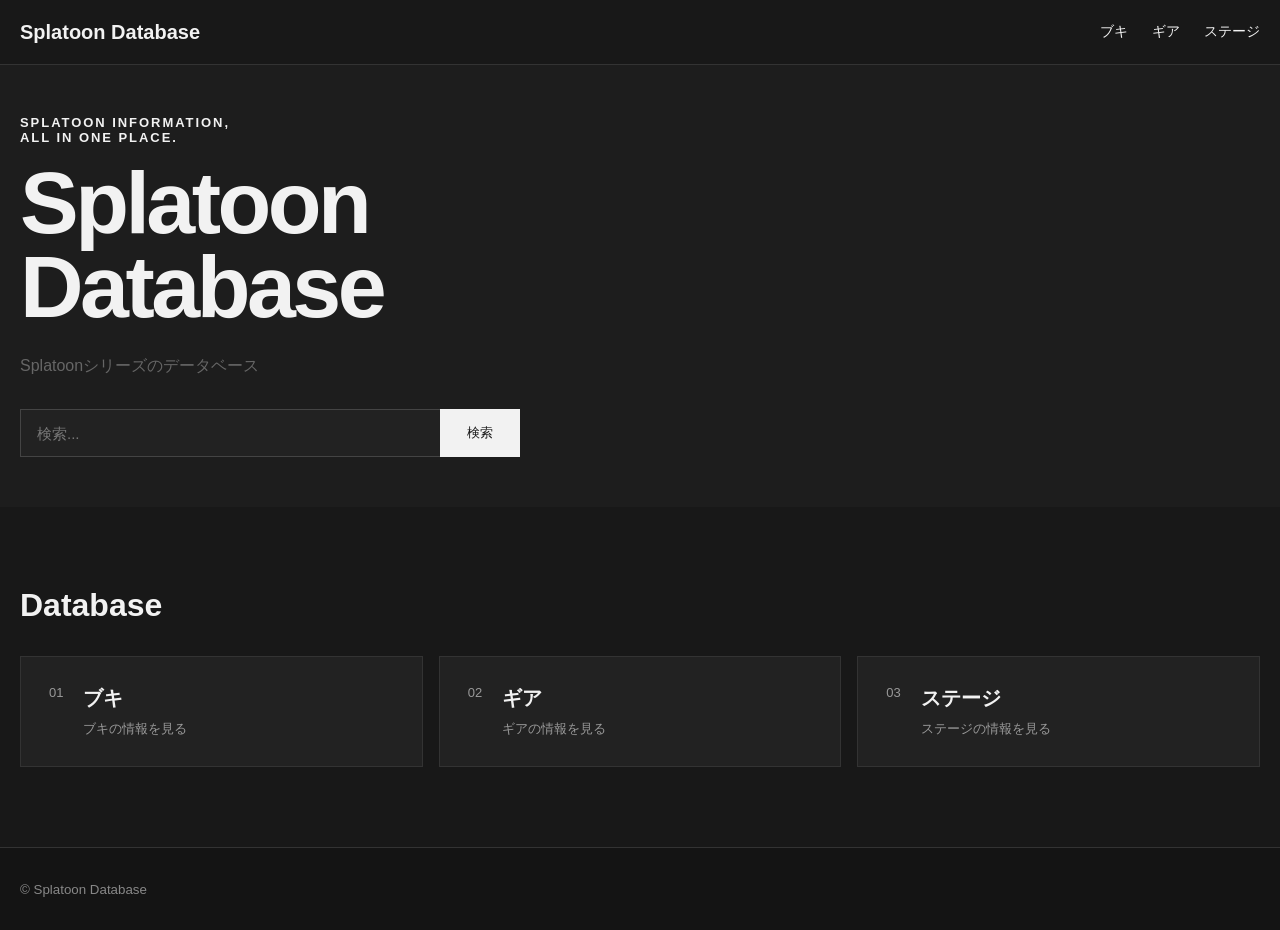
<file: index.html>
<!doctype html>
<html lang="ja">
  <head>
    <meta charset="UTF-8" />
    <meta name="viewport" content="width=device-width, initial-scale=1.0" />

    <title>Splatoon Database</title>

    <link rel="stylesheet" href="resource/css/base.css" />
  </head>

  <body>
    <header class="header">
      <div class="container">
        <a href="index.html" class="logo"> Splatoon Database </a>

        <nav class="nav">
          <a href="resource/pages/weapons.html">ブキ</a>
          <a href="#">ギア</a>
          <a href="#">ステージ</a>
        </nav>
      </div>
    </header>

    <main>
      <section class="hero">
        <div class="container">
          <p class="hero-subtitle">SPLATOON INFORMATION,<br />ALL IN ONE PLACE.</p>

          <h1>
            Splatoon<br />
            Database
          </h1>

          <p class="hero-description">Splatoonシリーズのデータベース</p>

          <div class="search">
            <input type="search" placeholder="検索..." />
            <button type="button">検索</button>
          </div>
        </div>
      </section>

      <section class="categories">
        <div class="container">
          <h2>Database</h2>

          <div class="category-list">
            <a href="resource/pages/weapons.html" class="category">
              <span>01</span>
              <div>
                <h3>ブキ</h3>
                <p>ブキの情報を見る</p>
              </div>
            </a>

            <a href="#" class="category">
              <span>02</span>
              <div>
                <h3>ギア</h3>
                <p>ギアの情報を見る</p>
              </div>
            </a>

            <a href="#" class="category">
              <span>03</span>
              <div>
                <h3>ステージ</h3>
                <p>ステージの情報を見る</p>
              </div>
            </a>
          </div>
        </div>
      </section>
    </main>

    <footer class="footer">
      <div class="container">
        <small> © Splatoon Database </small>
      </div>
    </footer>
  </body>
</html>
</file>
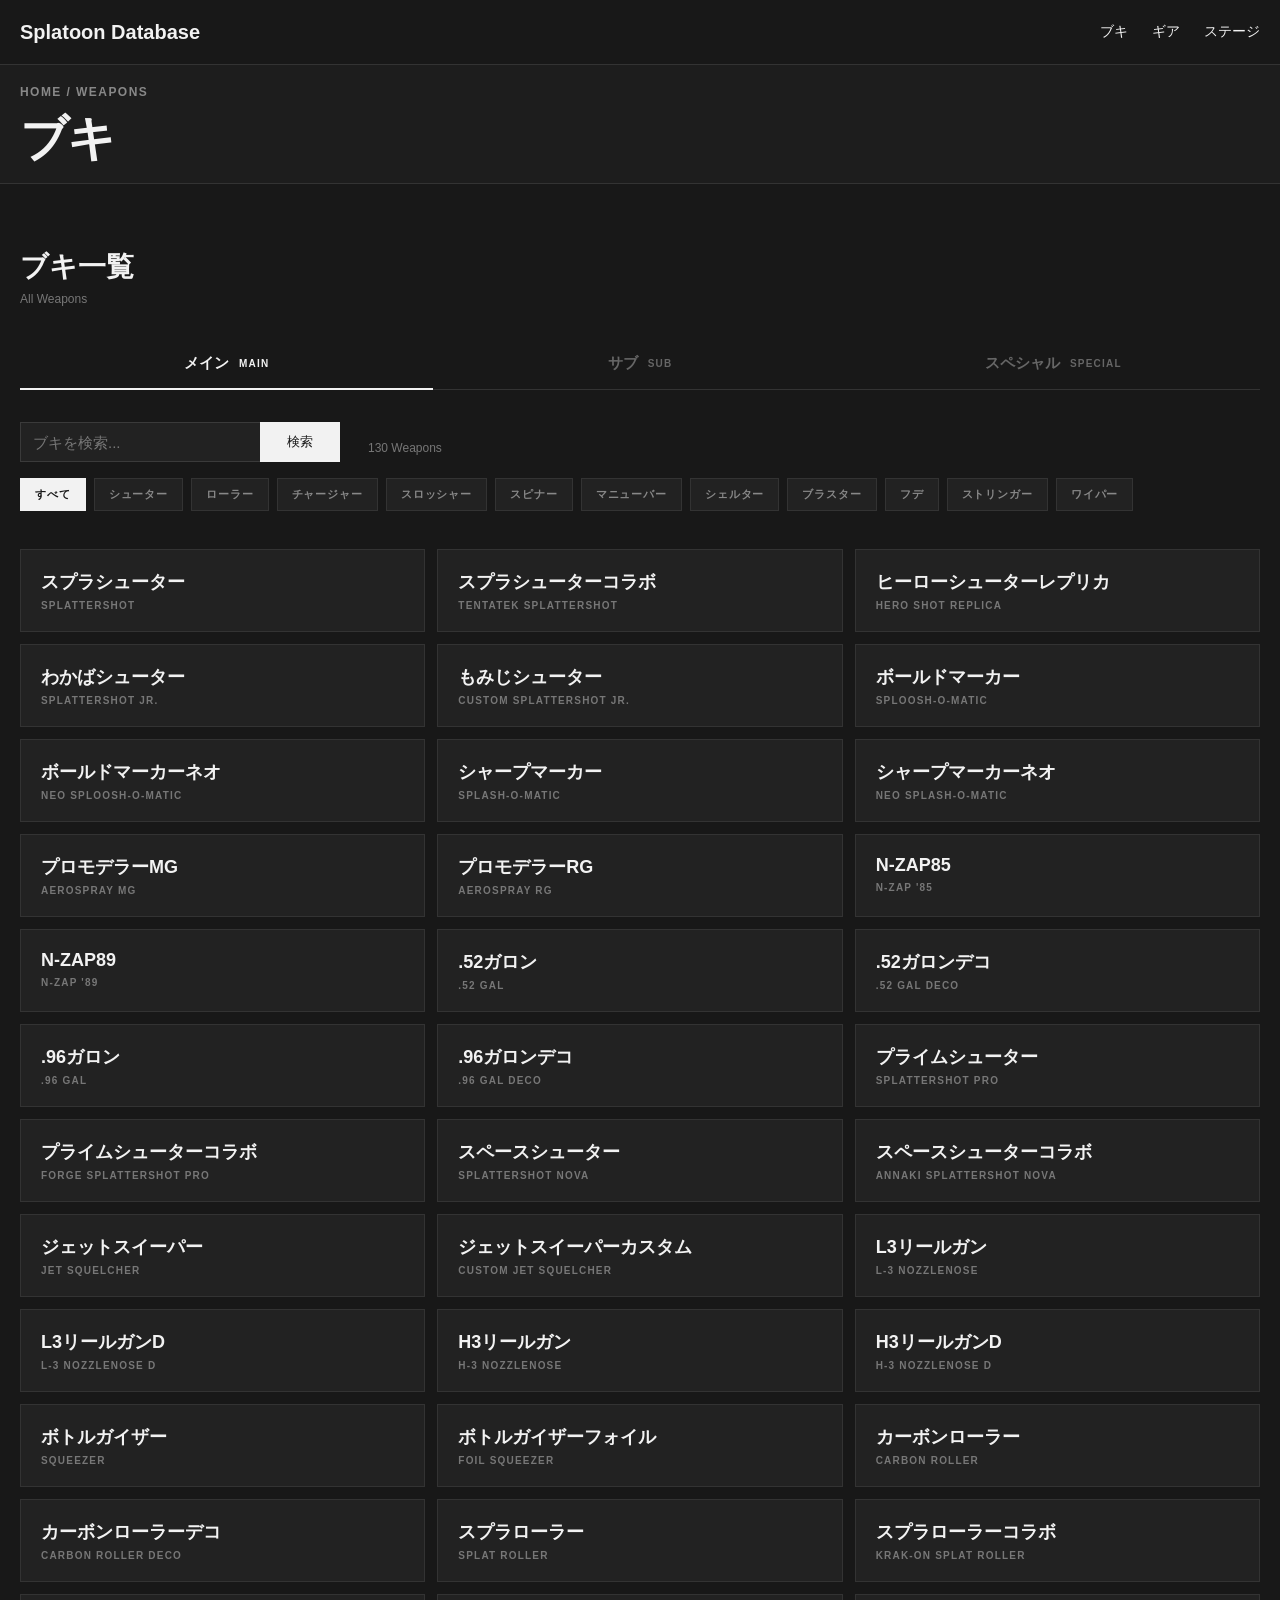
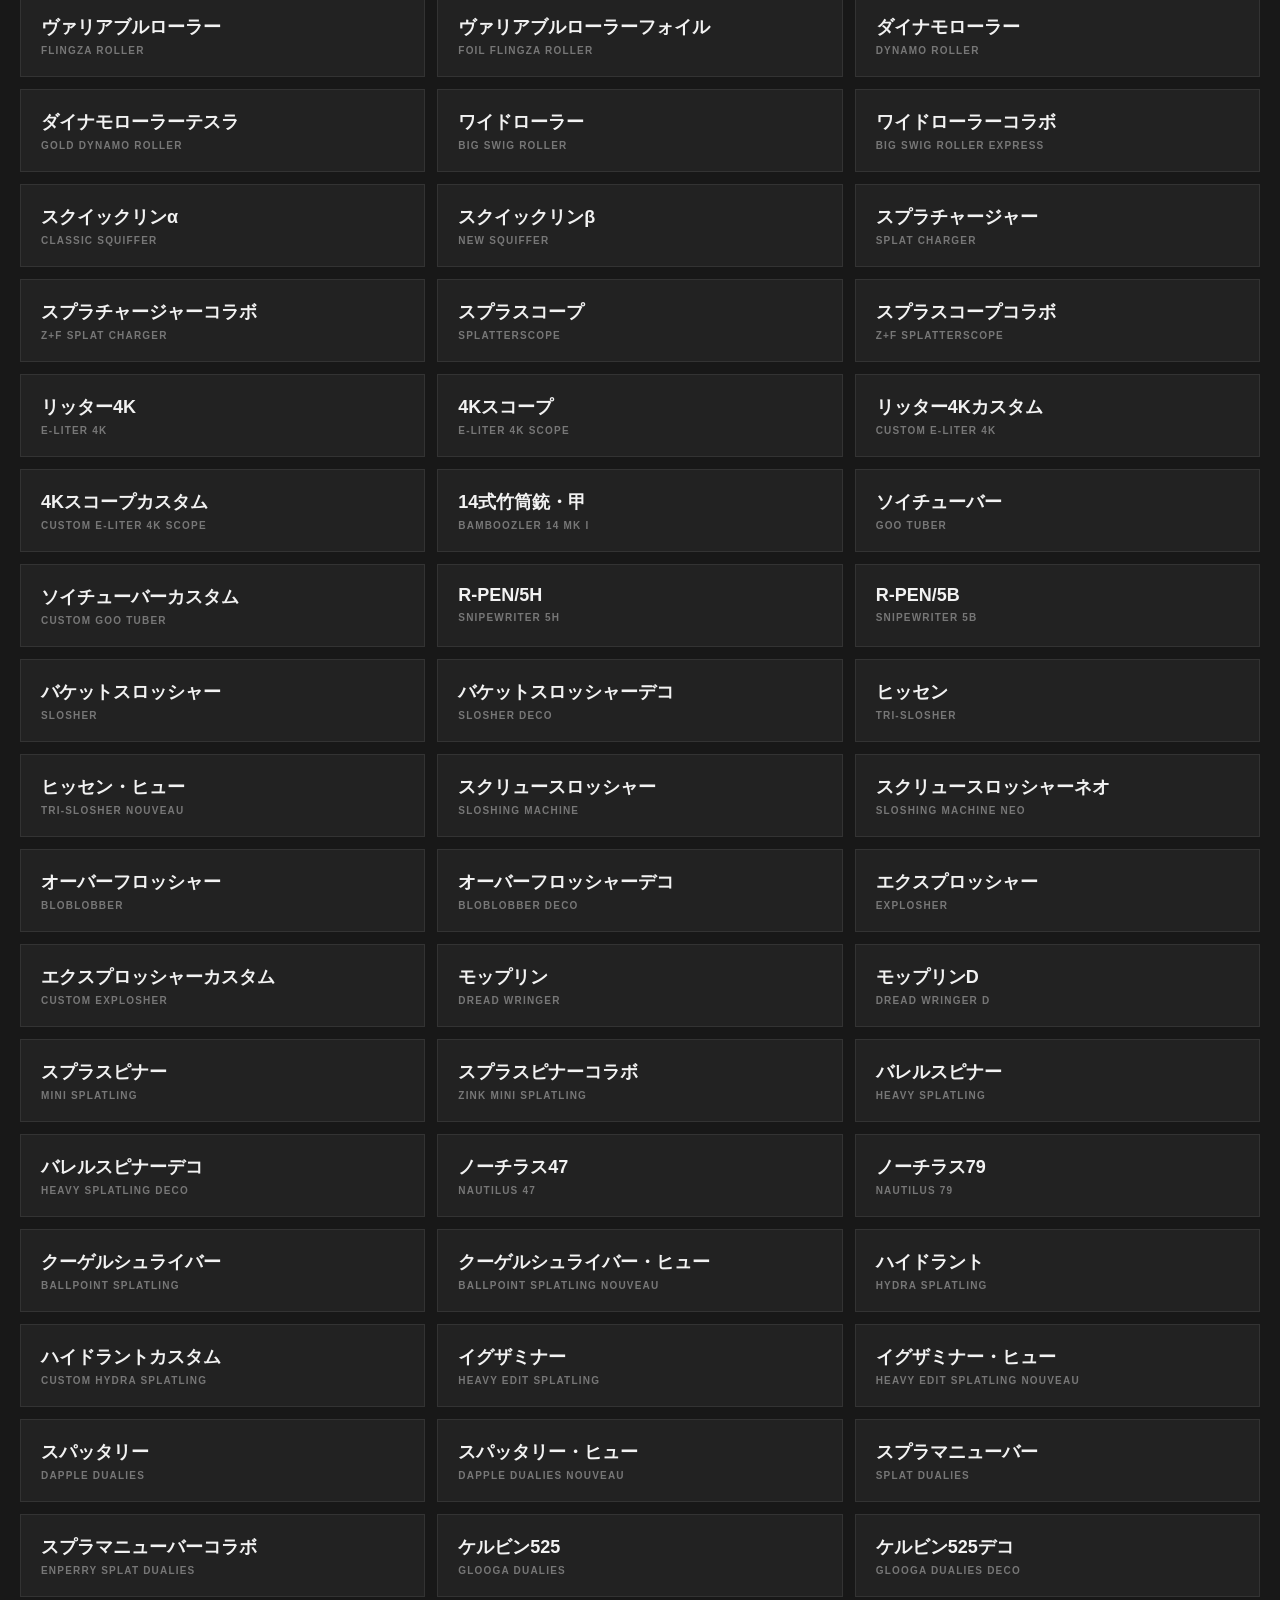
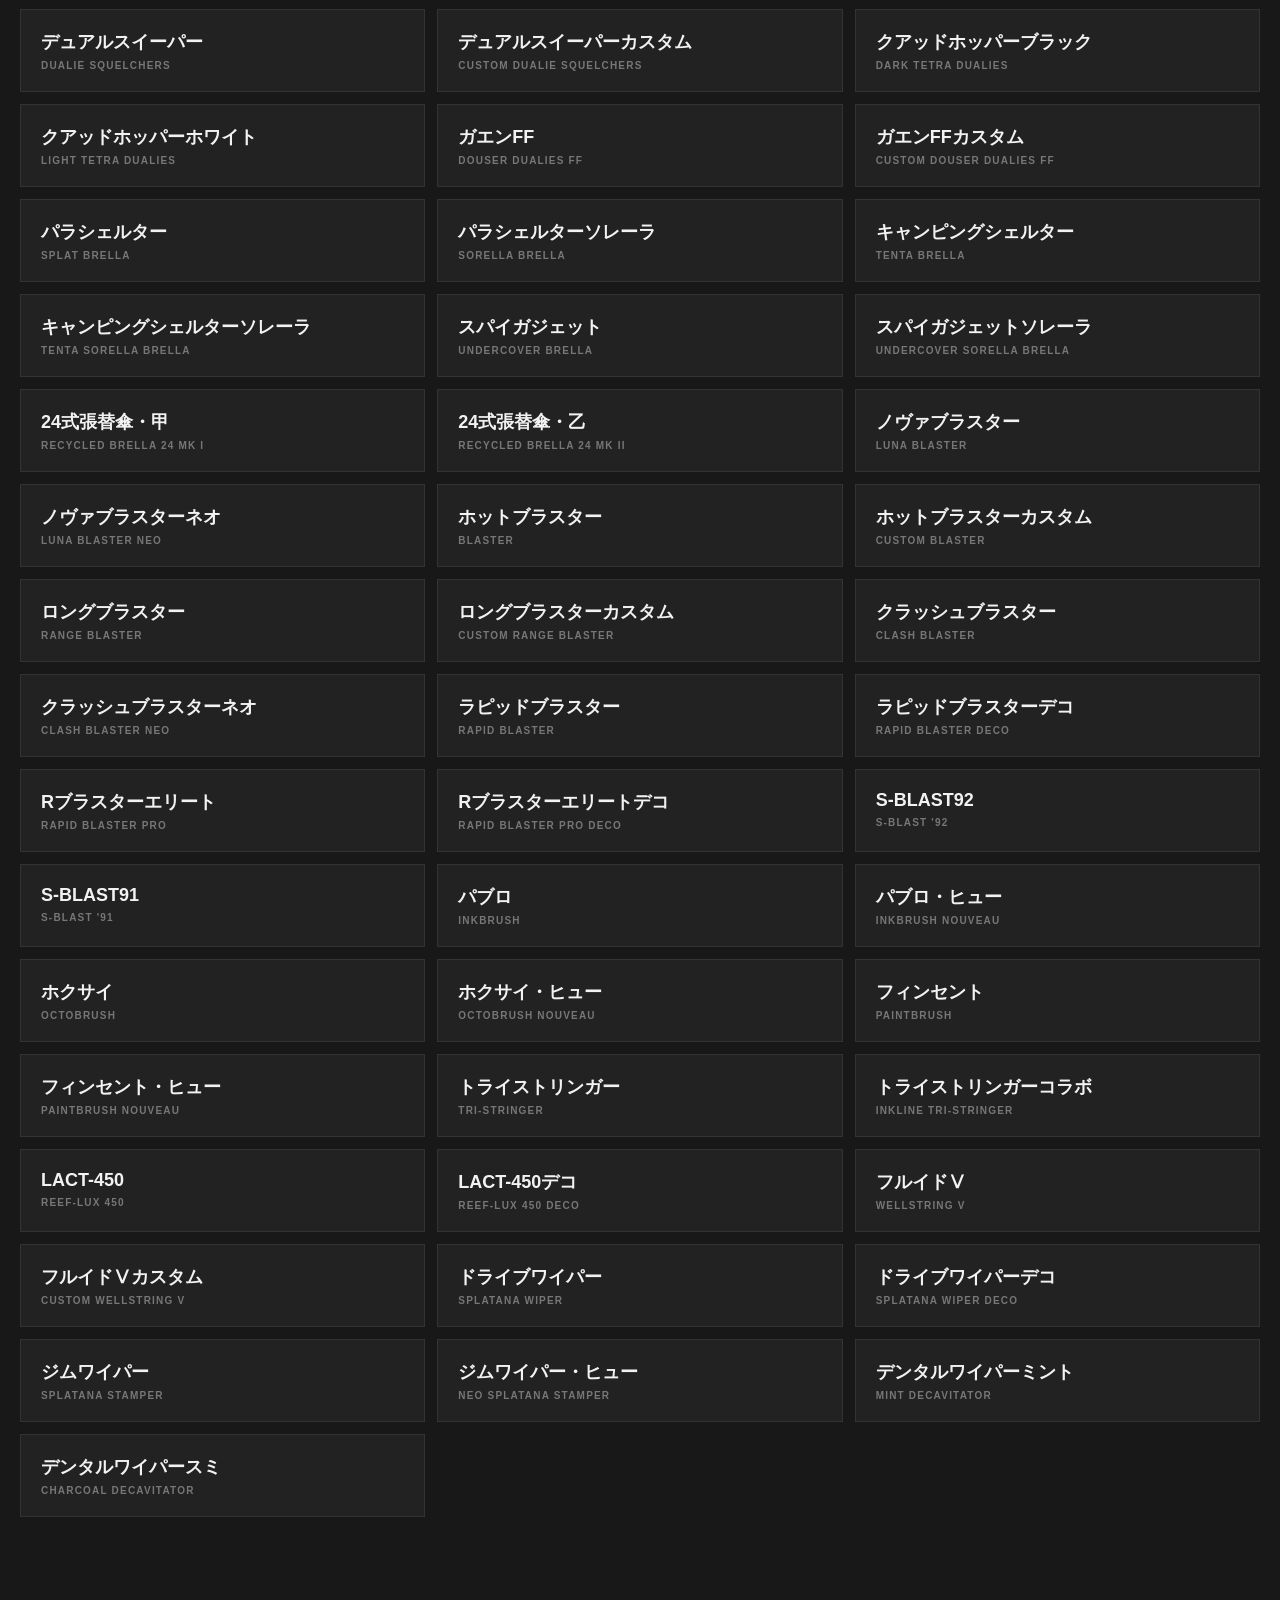
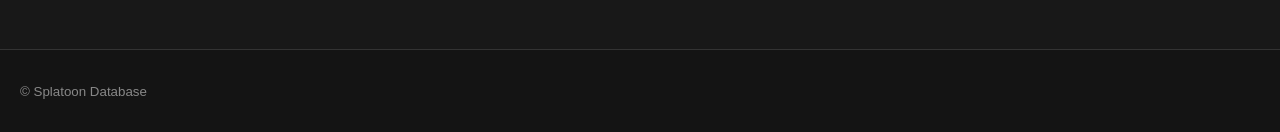
<file: resource/pages/weapons.html>
<!doctype html>
<html lang="ja">
  <head>
    <meta charset="UTF-8" />
    <meta name="viewport" content="width=device-width, initial-scale=1.0" />

    <title>ブキ - Splatoon Database</title>

    <link rel="stylesheet" href="../css/base.css" />
    <link rel="stylesheet" href="../css/weapons.css" />
  </head>

  <body>
    <header class="header">
      <div class="container">
        <a href="../../index.html" class="logo"> Splatoon Database </a>

        <nav class="nav">
          <a href="weapons.html">ブキ</a>
          <a href="#">ギア</a>
          <a href="#">ステージ</a>
        </nav>
      </div>
    </header>

    <main>
      <section class="page-header">
        <div class="container">
          <p class="page-label">
            <a href="../../index.html">HOME</a>
            /
            <a href="weapons.html">WEAPONS</a>
          </p>

          <h1>ブキ</h1>
        </div>
      </section>

      <section class="weapon-section">
        <div class="container">
          <div class="section-header">
            <div>
              <h2>ブキ一覧</h2>
              <p>All Weapons</p>
            </div>
          </div>

          <!-- Tabs -->
          <div class="weapon-tabs" role="tablist">
            <button class="weapon-tab active" type="button" data-tab="main">
              <span>メイン</span>
              <small>MAIN</small>
            </button>

            <button class="weapon-tab" type="button" data-tab="sub">
              <span>サブ</span>
              <small>SUB</small>
            </button>

            <button class="weapon-tab" type="button" data-tab="special">
              <span>スペシャル</span>
              <small>SPECIAL</small>
            </button>
          </div>

          <!-- =========================
                     Main
                ========================= -->

          <div class="weapon-panel active" data-panel="main">
            <div class="weapon-tools">
              <div class="search-row">
                <div class="search">
                  <input type="search" id="weapon-search" placeholder="ブキを検索..." />

                  <button type="button" id="search-button">検索</button>
                </div>

                <span class="weapon-count" id="weapon-count"> 0 Weapons </span>
              </div>
              <!-- メインウェポンのカテゴリ表示 -->
              <div class="category-list" id="category-list"></div>
              <br />
              <div class="weapon-list" id="weapon-list"></div>
            </div>
          </div>

          <!-- =========================
                     Sub Content
                ========================= -->

          <div class="weapon-panel" data-panel="sub">
            <div class="weapon-tools">
              <div class="search">
                <input type="search" id="sub-search" placeholder="サブウェポンを検索..." />

                <button type="button">検索</button>
              </div>
            </div>
          </div>

          <!-- =========================
                     Special Content
                ========================= -->

          <div class="weapon-panel" data-panel="special">
            <div class="weapon-tools">
              <div class="search">
                <input type="search" id="special-search" placeholder="スペシャルを検索..." />

                <button type="button">検索</button>
              </div>
            </div>
          </div>
        </div>
      </section>
    </main>

    <footer class="footer">
      <div class="container">
        <small> © Splatoon Database </small>
      </div>
    </footer>

    <script src="../js/weapons.js"></script>
  </body>
</html>
</file>
<file: resource/css/base.css>
/* =========================
   Base
========================= */

* {
  box-sizing: border-box;
}

html {
  scroll-behavior: smooth;
}

body {
  margin: 0;
  font-family: -apple-system, BlinkMacSystemFont, "Segoe UI", sans-serif;

  color: #f2f2f2;
  background: #181818;
}

a {
  color: inherit;
  text-decoration: none;
}

.container {
  width: min(1280px, calc(100% - 40px));
  margin: 0 auto;
}

/* =========================
   Header
========================= */

.header {
  background: #181818;
  border-bottom: 1px solid #333;
}

.header .container {
  height: 64px;

  display: flex;
  align-items: center;
  justify-content: space-between;
}

.logo {
  font-size: 20px;
  font-weight: 700;
}

.nav {
  display: flex;
  gap: 24px;
}

.nav a {
  font-size: 14px;
}

.nav a:hover {
  opacity: 0.6;
}

/* =========================
   Hero
========================= */

.hero {
  padding: 50px 0;
  background: #1d1d1d;
}

.hero-subtitle {
  margin: 0 0 16px;

  font-size: 13px;
  font-weight: 700;
  letter-spacing: 0.15em;
}

.hero h1 {
  margin: 0;

  font-size: clamp(48px, 8vw, 88px);
  line-height: 0.95;
  letter-spacing: -0.04em;
}

.hero-description {
  margin: 28px 0 32px;

  font-size: 16px;
  color: #666;
}

/* =========================
   Search
========================= */

.search {
  display: flex;
  max-width: 500px;
}

.search input {
  flex: 1;

  min-width: 0;
  height: 48px;

  padding: 0 16px;

  border: 1px solid #444;
  border-right: 0;

  background: #222;
  color: #f2f2f2;

  font-size: 15px;
}

.search button {
  width: 80px;

  border: 0;

  background: #f2f2f2;
  color: #181818;

  cursor: pointer;
}

.search button:hover {
  opacity: 0.8;
}

.search input::placeholder {
  color: #777;
}

/* =========================
   Categories
========================= */

.categories {
  padding: 80px 0;
  background: #181818;
}

.categories h2 {
  margin: 0 0 32px;

  font-size: 32px;
}

.category-list {
  display: grid;
  grid-template-columns: repeat(3, 1fr);
  gap: 16px;
}

.category {
  padding: 28px;

  display: flex;
  gap: 20px;

  border: 1px solid #333;
  background: #222;

  transition:
    transform 0.2s,
    box-shadow 0.2s;
}

.category:hover {
  transform: translateY(-3px);

  box-shadow: 0 8px 24px rgba(0, 0, 0, 0.08);
}

.category > span {
  font-size: 13px;
  color: #999;
}

.category h3 {
  margin: 0 0 8px;
  font-size: 20px;
}

.category p {
  margin: 0;

  font-size: 13px;
  color: #999;
}

/* =========================
   Footer
========================= */

.footer {
  padding: 32px 0;

  background: #141414;
  border-top: 1px solid #333;
}

.footer small {
  color: #888;
}

/* =========================
   Responsive
========================= */

@media (max-width: 700px) {
  .header .container {
    height: auto;
    padding: 16px 0;

    flex-direction: column;
    gap: 16px;
  }

  .nav {
    gap: 16px;
  }

  .hero {
    padding: 70px 0;
  }

  .category-list {
    grid-template-columns: 1fr;
  }
}
</file>
<file: resource/css/weapons.css>
body {
  background: #181818;
  color: #f2f2f2;
}

/* =========================
   Weapon Page
========================= */

.page-header {
  padding: 20px 0;
  background: #1d1d1d;
  border-bottom: 1px solid #333;
}

.page-label {
  margin: 0 0 16px;

  font-size: 12px;
  font-weight: 600;
  letter-spacing: 0.12em;
  color: #888;
}

.page-header h1 {
  margin: 0;

  font-size: clamp(28px, 8vw, 48px);
  line-height: 1;
  letter-spacing: -0.04em;
}

/* =========================
   Weapon Section
========================= */

.weapon-section {
  padding: 64px 0 100px;
  background: #181818;
}

.section-header {
  display: flex;
  align-items: flex-end;
  justify-content: space-between;

  margin-bottom: 32px;
}

.section-header h2 {
  margin: 0;

  font-size: 28px;
  font-weight: 600;
}

.section-header p {
  margin: 6px 0 0;

  font-size: 12px;
  color: #777;
}

.weapon-count {
  margin-left: 12px;
  margin-top: 12px;
  font-size: 12px;
  text-align: right;
  color: #777;
}

/* =========================
   Tabs
========================= */

.weapon-tabs {
  display: grid;
  grid-template-columns: repeat(3, 1fr);

  margin-bottom: 32px;

  border-bottom: 1px solid #333;
}

.weapon-tab {
  position: relative;

  display: flex;
  align-items: center;
  justify-content: center;
  gap: 10px;

  padding: 16px 20px;

  background: transparent;
  border: 0;

  color: #666;

  cursor: pointer;

  transition:
    color 0.2s ease,
    background 0.2s ease;
}

.weapon-tab span {
  font-size: 15px;
  font-weight: 600;
}

.weapon-tab small {
  font-size: 10px;
  font-weight: 600;
  letter-spacing: 0.12em;
}

.weapon-tab:hover {
  color: #aaa;
}

.weapon-tab.active {
  color: #f2f2f2;
}

.weapon-tab.active::after {
  content: "";

  position: absolute;
  left: 0;
  right: 0;
  bottom: -1px;

  height: 2px;

  background: #f2f2f2;
}

/* =========================
   Tab Panel
========================= */

.weapon-panel {
  display: none;
}

.weapon-panel.active {
  display: block;
}

/* =========================
   Tools
========================= */

.weapon-tools {
  margin-bottom: 32px;
}

.search-row {
  display: flex;
  align-items: center;
  gap: 16px;

  margin-bottom: 16px;
}

.weapon-tools .search {
  display: flex;

  width: 320px;
  max-width: 100%;
}

.weapon-tools .search input {
  background: #222;
  color: #f2f2f2;
  height: 40px;
  padding: 0 12px;

  border-color: #3a3a3a;
}

.weapon-tools .search input:focus {
  outline: none;
  border-color: #666;
}

.weapon-tools .search button {
  height: 40px;
  padding: 0 14px;
  background: #f2f2f2;
  color: #181818;
}

/* =========================
   Category List
========================= */

.category-list {
  display: flex;
  flex-wrap: wrap;
  gap: 8px;

  margin-bottom: 20px;
}

.category-button {
  padding: 8px 14px;

  background: #222;
  border: 1px solid #333;

  color: #888;

  font-size: 11px;
  font-weight: 600;
  letter-spacing: 0.08em;

  cursor: pointer;

  transition:
    color 0.2s ease,
    border-color 0.2s ease,
    background 0.2s ease;
}

.category-button:hover {
  color: #ddd;
  border-color: #555;
}

.category-button.active {
  background: #f2f2f2;
  border-color: #f2f2f2;

  color: #181818;
}

/* =========================
   Weapon List
========================= */

.weapon-list {
  display: grid;
  grid-template-columns: repeat(3, 1fr);
  gap: 12px;
}

/* =========================
   Weapon Card
========================= */

.weapon-card {
  display: block;

  overflow: hidden;

  background: #222;
  border: 1px solid #333;

  transition:
    transform 0.2s ease,
    border-color 0.2s ease;
}

.weapon-card:hover {
  transform: translateY(-3px);
  border-color: #555;
}

/* =========================
   Weapon Info
========================= */

.weapon-info {
  padding: 20px;
}

.weapon-type {
  display: block;

  margin-top: 6px;

  font-size: 10px;
  font-weight: 600;
  letter-spacing: 0.12em;

  color: #777;
}

.weapon-info h3 {
  margin: 0;

  font-size: 18px;
  font-weight: 600;
}

.weapon-info p {
  margin: 6px 0 0;

  font-size: 12px;
  color: #777;
}

/* =========================
   Responsive
========================= */

@media (max-width: 900px) {
  .weapon-list {
    grid-template-columns: repeat(2, 1fr);
  }
}

/* =========================
   Mobile
========================= */

@media (max-width: 600px) {
  /* -------------------------
       Container
    ------------------------- */

  .container {
    width: calc(100% - 24px);
  }

  /* -------------------------
       Page Header
    ------------------------- */

  .page-header {
    padding: 28px 0;
  }

  .page-label {
    margin-bottom: 12px;

    font-size: 10px;
    letter-spacing: 0.08em;
  }

  .page-header h1 {
    font-size: 36px;
  }

  /* -------------------------
       Weapon Section
    ------------------------- */

  .weapon-section {
    padding: 36px 0 64px;
  }

  /* -------------------------
       Section Header
    ------------------------- */

  .section-header {
    align-items: flex-start;
    flex-direction: column;

    margin-bottom: 24px;
    gap: 4px;
  }

  .section-header h2 {
    font-size: 24px;
  }

  .section-header p {
    margin-top: 4px;
  }

  /* -------------------------
       Tabs
    ------------------------- */

  .weapon-tabs {
    grid-template-columns: repeat(3, 1fr);

    margin-bottom: 24px;
  }

  .weapon-tab {
    flex-direction: column;

    gap: 3px;
    padding: 12px 4px;
  }

  .weapon-tab span {
    font-size: 13px;
  }

  .weapon-tab small {
    font-size: 8px;
    letter-spacing: 0.08em;
  }

  /* -------------------------
       Tools
    ------------------------- */

  .weapon-tools {
    margin-bottom: 24px;
  }

  /* 検索欄 */
  .search-row {
    width: 100%;

    display: flex;
    align-items: center;

    gap: 8px;
    margin-bottom: 12px;
  }

  .weapon-tools .search {
    display: flex;

    width: 100%;
    max-width: none;
  }

  .weapon-tools .search input {
    min-width: 0;
    flex: 1;

    height: 38px;
    padding: 0 10px;

    font-size: 13px;
  }

  .weapon-tools .search button {
    flex-shrink: 0;

    height: 38px;
    padding: 0 12px;

    font-size: 12px;
  }

  /* -------------------------
       Weapon Count
    ------------------------- */

  .weapon-count {
    flex-shrink: 0;

    margin: 0;

    font-size: 10px;
    white-space: nowrap;
  }

  /* -------------------------
       Category
    ------------------------- */

  .category-list {
    display: flex;
    flex-wrap: wrap;

    gap: 6px;

    margin-bottom: 16px;
  }

  .category-button {
    padding: 7px 10px;

    font-size: 10px;
    letter-spacing: 0.04em;
  }

  /* -------------------------
       Weapon List
    ------------------------- */

  .weapon-list {
    grid-template-columns: 1fr;
    gap: 8px;
  }

  /* -------------------------
       Weapon Card
    ------------------------- */

  .weapon-card {
    min-height: 0;
  }

  .weapon-info {
    padding: 14px 16px;
  }

  .weapon-info h3 {
    font-size: 16px;
  }

  .weapon-type {
    margin-top: 4px;

    font-size: 9px;
  }

  /* -------------------------
       Footer
    ------------------------- */

  .footer {
    padding: 24px 0;
  }
}
</file>
